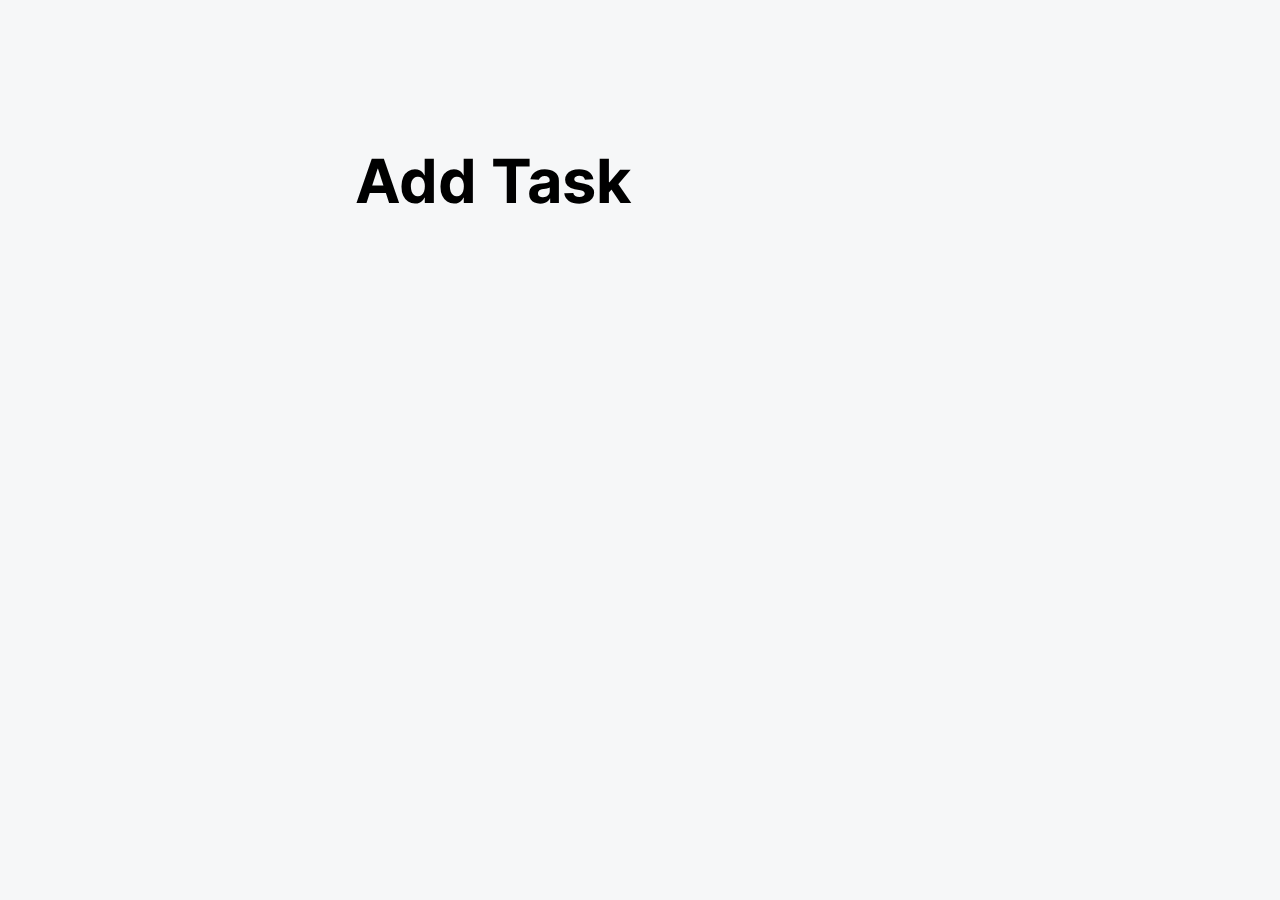
<file: html/add_task.html>
<!DOCTYPE html>
<html lang="en">
<head>
    <meta charset="UTF-8">
    <meta name="viewport" content="width=device-width, initial-scale=1.0">
    <title>Join - Add task</title>
    <link rel="shortcut icon" href="../assets/img/favicon.png" type="image/x-icon">
    <link rel="stylesheet" href="../style/fonts.css">
    <link rel="stylesheet" href="../style/style.css">
    <link rel="stylesheet" href="../style/desktop_template.css">
    <link rel="stylesheet" href="../style/task_form_template.css">
    <link rel="stylesheet" href="../style/desktop-template-responsive.css">
    <link rel="stylesheet" href="../style/task_form_template_responsive.css">
    <script src="../js/script.js"></script>
    <script src="../js/task_form.js"></script>
    <script src="../js/contacts_array_storage.js"></script>
    <script src="../js/contacts.js"></script>
    <script src="../js/task_form_assignedTo.js"></script>
</head>
<body onload="initAddTask()">
    <div w3-include-html="../assets/templates/desktop_template.html"></div>
    <section class="content-margin">
        <h1 class="addTaskHeadline"> Add Task</h1>
        <div w3-include-html="../assets/templates/task_form_template.html">
        </div>
    </section>
</body>
</html>
</file>
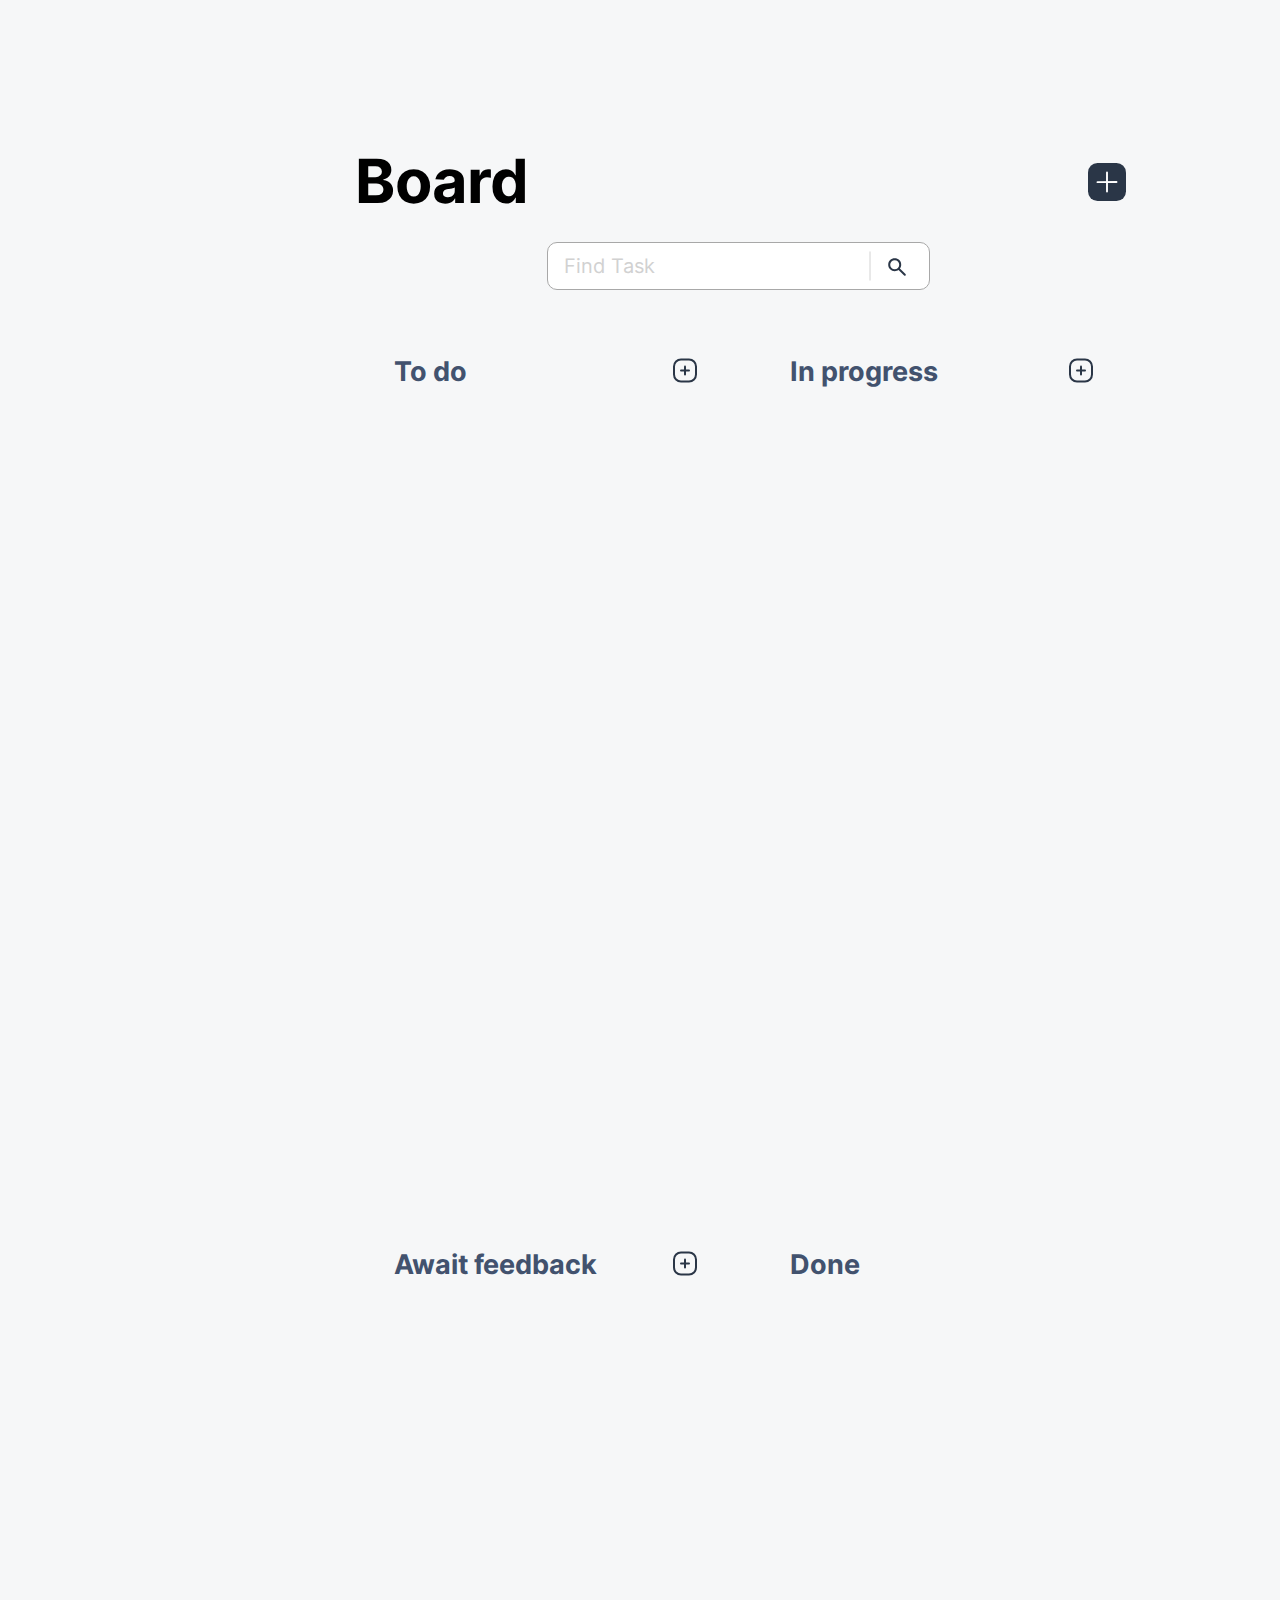
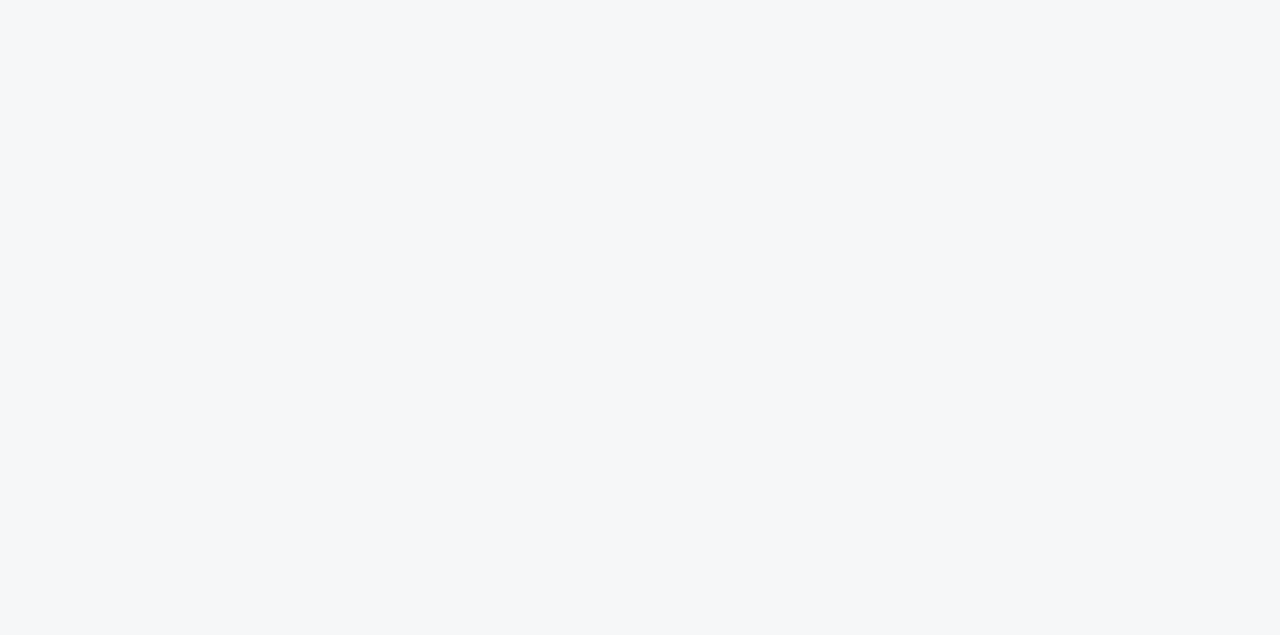
<file: html/board.html>
<!DOCTYPE html>
<html lang="en">

<head>
    <meta charset="UTF-8">
    <meta name="viewport" content="width=device-width, initial-scale=1.0">
    <title>Join - Board</title>
    <link rel="shortcut icon" href="../assets/img/favicon.png" type="image/x-icon">
    <link rel="stylesheet" href="../style/fonts.css">
    <link rel="stylesheet" href="../style/style.css">
    <link rel="stylesheet" href="../style/desktop_template.css">
    <link rel="stylesheet" href="../style/task_form_template.css">
    <link rel="stylesheet" href="../style/task_form_template_responsive.css">
    <link rel="stylesheet" href="../style/board-popup.css">
    <link rel="stylesheet" href="../style/board.css">
    <link rel="stylesheet" href="../style/board-responsive.css">
    <link rel="stylesheet" href="../style/desktop-template-responsive.css">

</head>

<body onload="initBoard()">
    <div w3-include-html="../assets/templates/desktop_template.html"></div>
    <div id="pop-up" onclick="closeTask('pop-up')"></div>
    <div id="pop-up-add-task" onclick="closeTask('pop-up-add-task')">
        <div class="pop-up-add-task-container" onclick="stopPropagation(event)">
            <div class="pop-up-task-header">
                <div class="pop-up-add-task-title">Add Task</div>
                <button class="pop-up-close-button" onclick="closeTask('pop-up-add-task')">
                    <img src="../assets/img/board/close-task.svg" alt="Close">
                </button>
            </div>
            <div w3-include-html="../assets/templates/task_form_template.html"></div>
        </div>
    </div>
    <section class="content-margin">
        <div class="board-header">
            <div class="board-header-container">
                <div class="board-title">
                    <h1>Board</h1>
                    <button onclick="openAddTask('')" class="add-task-rsponsive-btn">
                        <img src="../assets/img/board/plus-add-task-mobile.svg" alt="Plus">
                    </button>
                </div>
                <div class="action-container">
                    <form onsubmit="search(event)">
                        <input id="search-text" type="text" minlength="3" required placeholder="Find Task">
                        <img src="../assets/img/board/vector3.svg" alt="Vector">
                        <button id="search-button" class="search-button-container">
                            <img src="../assets/img/board/search.svg" alt="Search">
                        </button>
                    </form>
                    <button href="../html/add_task.html" class="add-task-button" onclick="openAddTask('')">Add task <img
                            src="../assets/img/board/add.svg" alt=""></button>
                </div>
            </div>
            <div class="board-nav-bar-container">
                <div class="board-nav-item">
                    To do
                    <button onclick="openAddTask('todo')">
                        <img src="../assets/img/board/plus-button.svg" alt="Plus">
                    </button>
                </div>
                <div class="board-nav-item">
                    In progress
                    <button onclick="openAddTask('in-progress')">
                        <img src="../assets/img/board/plus-button.svg" alt="">
                    </button>
                </div>
                <div class="board-nav-item">
                    Await feedback
                    <button onclick="openAddTask('await-feedback')">
                        <img src="../assets/img/board/plus-button.svg" alt="">
                    </button>
                </div>
                <div class="board-nav-item">
                    Done
                </div>
            </div>
        </div>
        <div class="board-distribution-container" id="board-distribution">
            <div class="responsive-board-nav-item-container">
                <div class="responsive-board-nav-item">
                    <span>To do</span>
                    <button onclick="openAddTask('todo')">
                        <img src="../assets/img/board/plus-button.svg" alt="Plus">
                    </button>
                </div>
                <div class="board-distribution-colum" id="todo" onmouseleave="removeHighlight('todo')"
                    ondrop="moveTo('todo')" ondragleave="removeHighlight('todo')"
                    ondragover="allowDrop(event); highlight('todo')"></div>
            </div>
            <div class="responsive-board-nav-item-container">
                <div class="responsive-board-nav-item">
                    <span>In progress</span>
                    <button onclick="openAddTask('in-progress')">
                        <img src="../assets/img/board/plus-button.svg" alt="Plus">
                    </button>
                </div>
                <div class="board-distribution-colum" id="in-progress" onmouseleave="removeHighlight('in-progress')"
                    ondrop="moveTo('in-progress')" ondragleave="removeHighlight('in-progress')"
                    ondragover="allowDrop(event); highlight('in-progress') ">
                </div>
            </div>
            <div class="responsive-board-nav-item-container">
                <div class="responsive-board-nav-item">
                    <span>Await feedback</span>
                    <button onclick="openAddTask('await-feedback')">
                        <img src="../assets/img/board/plus-button.svg" alt="Plus">
                    </button>
                </div>
                <div class="board-distribution-colum" id="await-feedback"
                    onmouseleave="removeHighlight('await-feedback')" ondrop="moveTo('await-feedback');"
                    ondragleave="removeHighlight('await-feedback')"
                    ondragover="allowDrop(event); highlight('await-feedback')"></div>
            </div>
            <div class="responsive-board-nav-item-container">
                <div class="responsive-board-nav-item ">
                    <span>Done</span>
                </div>
                <div class="board-distribution-colum" id="done" onmouseleave="removeHighlight('done')"
                    ondrop="moveTo('done')" ondragleave="removeHighlight('done')"
                    ondragover="allowDrop(event); highlight('done')"></div>
            </div>

        </div>
    </section>
    <script src="../js/script.js"></script>
    <script src="../js/task_form.js"></script>
    <script src="../js/contacts_array_storage.js"></script>
    <script src="../js/contacts.js"></script>
    <script src="../js/task_form_assignedTo.js"></script>
    <script src="../js/board_generate_templates.js"></script>
    <script src="../js/board.js"></script>
</body>

</html>
</file>
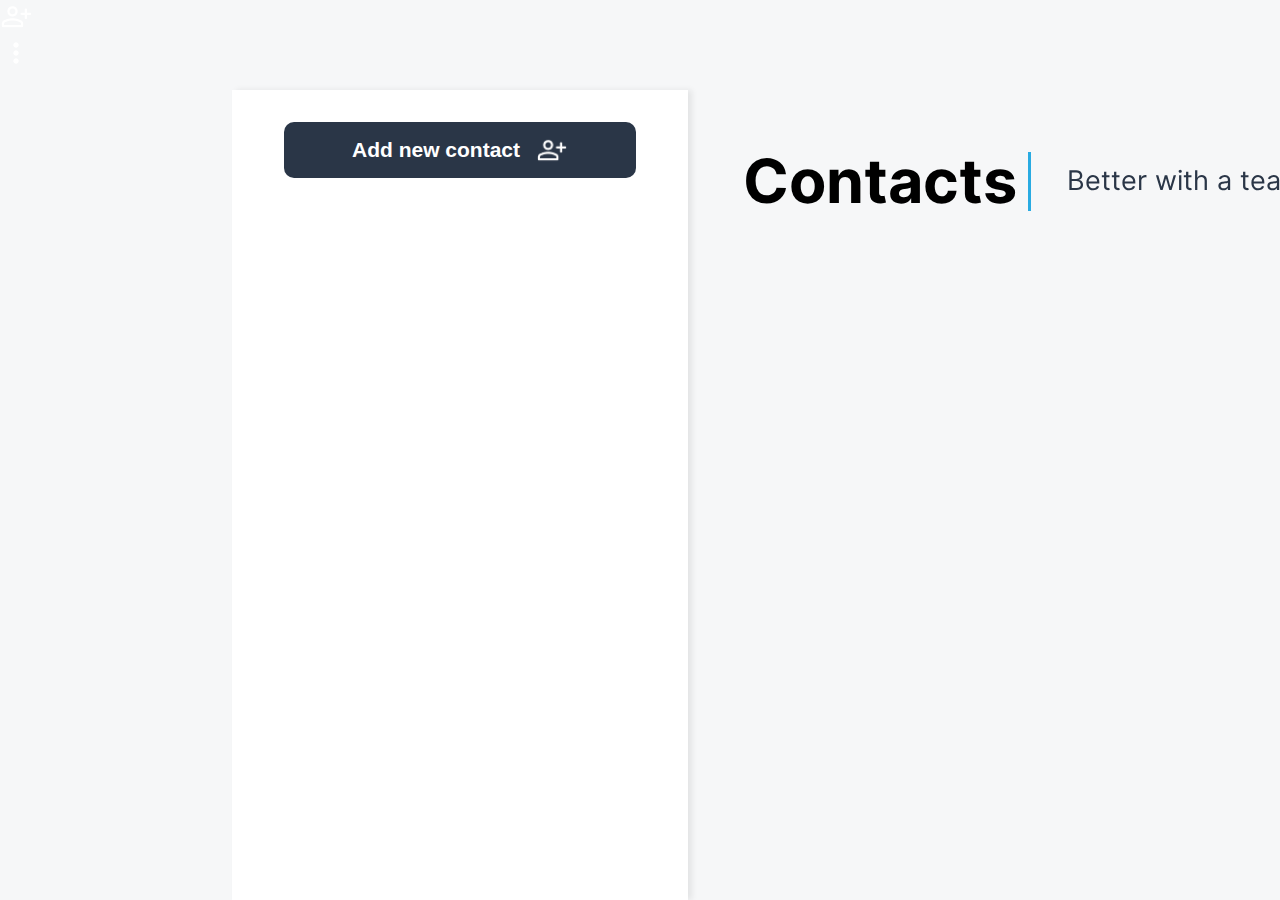
<file: html/contacts.html>
<!DOCTYPE html>
<html lang="en">

<head>
    <meta charset="UTF-8">
    <meta name="viewport" content="width=device-width, initial-scale=1.0">
    <title>Join - Contacts</title>
    <link rel="shortcut icon" href="../assets/img/favicon.png" type="image/x-icon">
    <link rel="stylesheet" href="../style/fonts.css">
    <link rel="stylesheet" href="../style/style.css">
    <link rel="stylesheet" href="../style/desktop_template.css">
    <link rel="stylesheet" href="../style/contacts.css">
    <link rel="stylesheet" href="../style/contacts-responsive.css">
    <link rel="stylesheet" href="../style/desktop-template-responsive.css">
    <script src="../js/script.js"></script>
    <script src="../js/contacts_array_storage.js"></script>
    <script src="../js/contacts_render.js"></script>
    <script src="../js/contacts.js"></script>
</head>

<body onload="initContacts()">
    <div w3-include-html="../assets/templates/desktop_template.html"></div>
    <div class="responsiveContent">
        <div id="contactOverview">
            <div id="contactOverviewContent">
                <button id="addContactButton" onclick="addContact()">Add new contact <img
                        src="../assets/img/add-contact.png" alt="add contact image"></button>
            </div>
        </div>
        <div id="contactPageRightHeader">
            <p id="contactPageHeaderName">Contacts</p>
            <div class="vertical"></div>
            <p id="contactPageHeaderText">Better with a team</p>
        </div>
        <div id="contactPageRightHeaderResponsive">
            <p id="contactPageHeaderNameResponsive">Contacts</p>
            <p id="contactPageHeaderTextResponsive">Better with a team</p>
            <div class="horizontal"></div>
        </div>
        <button onclick="returnToContactBook()" id="responsiveContactDetailBack"><img
                src="../assets/img/arrow-left-line.png" alt="arrow left" class="arrow"></button>
        <div id="contactDetailsView"></div>
    </div>
    <div id="confirmationMessage" class="confirmationMessage">
        Contact successfully created
    </div>
    <div id="addContactOverlay">
        <div id="addContactPopUp">
            <button class="closeContactButton" type="button" onclick="closePopUp()">
                <img src="../assets/img/cancel_dark.png" alt="close icon">
            </button>
            <div class="contactLeft">
                <img class="contactPopUpImage" src="../assets/img/join-logo.png" alt="join logo">
                <div class="contactLeftText">
                    <p class="contactHeadline">Add contact</p>
                    <p id="addContactHeadlineText">Tasks are better with a team!</p>
                    <div class="contactHeaderLine"></div>
                </div>
            </div>
            <img id="addContactEmptyProfile" src="../assets/img/new-contact-icon.png" alt="new contact icon">
            <div class="contactRight">
                <form class="contactForm" onsubmit="createContact(); return false;">
                    <div class="contactFormInput">
                        <div class="contactInputFields">
                            <input type="text" id="name" name="name" pattern="[a-zA-Z ]*" placeholder="Name" required>
                            <img src="../assets/img/person.png" alt="profile icon">
                        </div>
                        <div class="contactInputFields">
                            <input type="email" id="email" name="email" placeholder="Email" required>
                            <img src="../assets/img/mail.png" alt="email icon">
                        </div>
                        <div class="contactInputFields">
                            <input type="tel" id="phone" name="phone" pattern="[0-9+]+" placeholder="Phone" required>
                            <img src="../assets/img/phone-icon.png" alt="phone icon">
                        </div>
                    </div>
                    <div class="contactFormButtons">
                        <button id="cancelButton" type="button" onclick="closePopUp()">Cancel <img
                                src="../assets/img/cancel_dark.png" alt="cancel icon"></button>
                        <button id="saveButton" type="submit">Create Contact <img src="../assets/img/check.png"
                                alt="confirm icon"></button>
                    </div>
                </form>
            </div>
        </div>
    </div>
    <div id="responsiveAddContactButton" onclick="addContact()">
        <img src="../assets/img/add-contact.png" alt="add contact image">
    </div>
    <div id="responsiveEditContactButton" onclick="toggleEditDeleteButtonPopUp()">
        <img src="../assets/img/show-more.png" alt="add contact image">
    </div>
    <div id="editDeleteButtonPopUp" class="editDeleteButtonPopUp">
        <div class="contactEditButton" onclick="editContact()">
            <img class="contactDetailsNameIcons" src="../assets/img/edit-contact.png" alt="edit contact">
            <p>Edit</p>
        </div>
        <div class="contactDeleteButton" onclick="deleteContact()">
            <img class="contactDetailsNameIcons" src="../assets/img/delete-contact.png" alt="delete contact">
            <p>Delete</p>
        </div>
    </div>      
    <div id="editContactOverlay">
        <div id="editContactPopUp">
            <button class="closeContactButton" type="button" onclick="closePopUp()">
                <img src="../assets/img/cancel_dark.png" alt="close icon">
            </button>
            <div class="contactLeft">
                <img class="contactPopUpImage" src="../assets/img/join-logo.png" alt="join logo">
                <p class="contactHeadline">Edit contact</p>
                <div class="contactHeaderLine"></div>
            </div>
            <div id="iconInEditContact"></div>
            <div class="contactRight">
                <form class="contactForm" onsubmit="saveEditedContact(); return false;">
                    <div class="contactFormInput">
                        <div class="contactInputFields">
                            <input type="text" id="editName" name="name" placeholder="Name" required>
                            <img src="../assets/img/person.png" alt="profile icon">
                        </div>
                        <div class="contactInputFields">
                            <input type="email" id="editEmail" name="email" placeholder="Email" required>
                            <img src="../assets/img/mail.png" alt="email icon">
                        </div>
                        <div class="contactInputFields">
                            <input type="tel" id="editPhone" name="phone" placeholder="Phone" required>
                            <img src="../assets/img/phone-icon.png" alt="phone icon">
                        </div>
                    </div>
                    <div class="contactFormButtons">
                        <button id="deleteButtonInForm" type="button" onclick="deleteContact()">Delete</button>
                        <button id="saveEditButton" type="button" onclick="saveEditedContact()">Save <img
                                src="../assets/img/check.png" alt="confirm icon"></button>
                    </div>
                </form>
            </div>
        </div>
    </div>
</body>

</html>
</file>
<file: style/fonts.css>
/* inter-100 - latin */
@font-face {
    font-display: swap; /* Check https://developer.mozilla.org/en-US/docs/Web/CSS/@font-face/font-display for other options. */
    font-family: 'Inter';
    font-style: normal;
    font-weight: 100;
    src: url('../assets/fonts/inter-v13-latin-100.woff2') format('woff2'); /* Chrome 36+, Opera 23+, Firefox 39+, Safari 12+, iOS 10+ */
  }
  /* inter-200 - latin */
  @font-face {
    font-display: swap; /* Check https://developer.mozilla.org/en-US/docs/Web/CSS/@font-face/font-display for other options. */
    font-family: 'Inter';
    font-style: normal;
    font-weight: 200;
    src: url('../assets/fonts/inter-v13-latin-200.woff2') format('woff2'); /* Chrome 36+, Opera 23+, Firefox 39+, Safari 12+, iOS 10+ */
  }
  /* inter-300 - latin */
  @font-face {
    font-display: swap; /* Check https://developer.mozilla.org/en-US/docs/Web/CSS/@font-face/font-display for other options. */
    font-family: 'Inter';
    font-style: normal;
    font-weight: 300;
    src: url('../assets/fonts/inter-v13-latin-300.woff2') format('woff2'); /* Chrome 36+, Opera 23+, Firefox 39+, Safari 12+, iOS 10+ */
  }
  /* inter-regular - latin */
  @font-face {
    font-display: swap; /* Check https://developer.mozilla.org/en-US/docs/Web/CSS/@font-face/font-display for other options. */
    font-family: 'Inter';
    font-style: normal;
    font-weight: 400;
    src: url('../assets/fonts/inter-v13-latin-regular.woff2') format('woff2'); /* Chrome 36+, Opera 23+, Firefox 39+, Safari 12+, iOS 10+ */
  }
  /* inter-500 - latin */
  @font-face {
    font-display: swap; /* Check https://developer.mozilla.org/en-US/docs/Web/CSS/@font-face/font-display for other options. */
    font-family: 'Inter';
    font-style: normal;
    font-weight: 500;
    src: url('../assets/fonts/inter-v13-latin-500.woff2') format('woff2'); /* Chrome 36+, Opera 23+, Firefox 39+, Safari 12+, iOS 10+ */
  }
  /* inter-600 - latin */
  @font-face {
    font-display: swap; /* Check https://developer.mozilla.org/en-US/docs/Web/CSS/@font-face/font-display for other options. */
    font-family: 'Inter';
    font-style: normal;
    font-weight: 600;
    src: url('../assets/fonts/inter-v13-latin-600.woff2') format('woff2'); /* Chrome 36+, Opera 23+, Firefox 39+, Safari 12+, iOS 10+ */
  }
  /* inter-700 - latin */
  @font-face {
    font-display: swap; /* Check https://developer.mozilla.org/en-US/docs/Web/CSS/@font-face/font-display for other options. */
    font-family: 'Inter';
    font-style: normal;
    font-weight: 700;
    src: url('../assets/fonts/inter-v13-latin-700.woff2') format('woff2'); /* Chrome 36+, Opera 23+, Firefox 39+, Safari 12+, iOS 10+ */
  }
  /* inter-800 - latin */
  @font-face {
    font-display: swap; /* Check https://developer.mozilla.org/en-US/docs/Web/CSS/@font-face/font-display for other options. */
    font-family: 'Inter';
    font-style: normal;
    font-weight: 800;
    src: url('../assets/fonts/inter-v13-latin-800.woff2') format('woff2'); /* Chrome 36+, Opera 23+, Firefox 39+, Safari 12+, iOS 10+ */
  }
  /* inter-900 - latin */
  @font-face {
    font-display: swap; /* Check https://developer.mozilla.org/en-US/docs/Web/CSS/@font-face/font-display for other options. */
    font-family: 'Inter';
    font-style: normal;
    font-weight: 900;
    src: url('../assets/fonts/inter-v13-latin-900.woff2') format('woff2'); /* Chrome 36+, Opera 23+, Firefox 39+, Safari 12+, iOS 10+ */
  }

/* poppins-100 - latin */
@font-face {
  font-display: swap; /* Check https://developer.mozilla.org/en-US/docs/Web/CSS/@font-face/font-display for other options. */
  font-family: 'Poppins';
  font-style: normal;
  font-weight: 100;
  src: url('../assets/fonts/poppins-v20-latin-100.woff2') format('woff2'); /* Chrome 36+, Opera 23+, Firefox 39+, Safari 12+, iOS 10+ */
}
/* poppins-100italic - latin */
@font-face {
  font-display: swap; /* Check https://developer.mozilla.org/en-US/docs/Web/CSS/@font-face/font-display for other options. */
  font-family: 'Poppins';
  font-style: italic;
  font-weight: 100;
  src: url('../assets/fonts/poppins-v20-latin-100italic.woff2') format('woff2'); /* Chrome 36+, Opera 23+, Firefox 39+, Safari 12+, iOS 10+ */
}
/* poppins-200 - latin */
@font-face {
  font-display: swap; /* Check https://developer.mozilla.org/en-US/docs/Web/CSS/@font-face/font-display for other options. */
  font-family: 'Poppins';
  font-style: normal;
  font-weight: 200;
  src: url('../assets/fonts/poppins-v20-latin-200.woff2') format('woff2'); /* Chrome 36+, Opera 23+, Firefox 39+, Safari 12+, iOS 10+ */
}
/* poppins-200italic - latin */
@font-face {
  font-display: swap; /* Check https://developer.mozilla.org/en-US/docs/Web/CSS/@font-face/font-display for other options. */
  font-family: 'Poppins';
  font-style: italic;
  font-weight: 200;
  src: url('../assets/fonts/poppins-v20-latin-200italic.woff2') format('woff2'); /* Chrome 36+, Opera 23+, Firefox 39+, Safari 12+, iOS 10+ */
}
/* poppins-300 - latin */
@font-face {
  font-display: swap; /* Check https://developer.mozilla.org/en-US/docs/Web/CSS/@font-face/font-display for other options. */
  font-family: 'Poppins';
  font-style: normal;
  font-weight: 300;
  src: url('../assets/fonts/poppins-v20-latin-300.woff2') format('woff2'); /* Chrome 36+, Opera 23+, Firefox 39+, Safari 12+, iOS 10+ */
}
/* poppins-300italic - latin */
@font-face {
  font-display: swap; /* Check https://developer.mozilla.org/en-US/docs/Web/CSS/@font-face/font-display for other options. */
  font-family: 'Poppins';
  font-style: italic;
  font-weight: 300;
  src: url('../assets/fonts/poppins-v20-latin-300italic.woff2') format('woff2'); /* Chrome 36+, Opera 23+, Firefox 39+, Safari 12+, iOS 10+ */
}
/* poppins-regular - latin */
@font-face {
  font-display: swap; /* Check https://developer.mozilla.org/en-US/docs/Web/CSS/@font-face/font-display for other options. */
  font-family: 'Poppins';
  font-style: normal;
  font-weight: 400;
  src: url('../assets/fonts/poppins-v20-latin-regular.woff2') format('woff2'); /* Chrome 36+, Opera 23+, Firefox 39+, Safari 12+, iOS 10+ */
}
/* poppins-italic - latin */
@font-face {
  font-display: swap; /* Check https://developer.mozilla.org/en-US/docs/Web/CSS/@font-face/font-display for other options. */
  font-family: 'Poppins';
  font-style: italic;
  font-weight: 400;
  src: url('../assets/fonts/poppins-v20-latin-italic.woff2') format('woff2'); /* Chrome 36+, Opera 23+, Firefox 39+, Safari 12+, iOS 10+ */
}
/* poppins-500 - latin */
@font-face {
  font-display: swap; /* Check https://developer.mozilla.org/en-US/docs/Web/CSS/@font-face/font-display for other options. */
  font-family: 'Poppins';
  font-style: normal;
  font-weight: 500;
  src: url('../assets/fonts/poppins-v20-latin-500.woff2') format('woff2'); /* Chrome 36+, Opera 23+, Firefox 39+, Safari 12+, iOS 10+ */
}
/* poppins-500italic - latin */
@font-face {
  font-display: swap; /* Check https://developer.mozilla.org/en-US/docs/Web/CSS/@font-face/font-display for other options. */
  font-family: 'Poppins';
  font-style: italic;
  font-weight: 500;
  src: url('../assets/fonts/poppins-v20-latin-500italic.woff2') format('woff2'); /* Chrome 36+, Opera 23+, Firefox 39+, Safari 12+, iOS 10+ */
}
/* poppins-600 - latin */
@font-face {
  font-display: swap; /* Check https://developer.mozilla.org/en-US/docs/Web/CSS/@font-face/font-display for other options. */
  font-family: 'Poppins';
  font-style: normal;
  font-weight: 600;
  src: url('../assets/fonts/poppins-v20-latin-600.woff2') format('woff2'); /* Chrome 36+, Opera 23+, Firefox 39+, Safari 12+, iOS 10+ */
}
/* poppins-600italic - latin */
@font-face {
  font-display: swap; /* Check https://developer.mozilla.org/en-US/docs/Web/CSS/@font-face/font-display for other options. */
  font-family: 'Poppins';
  font-style: italic;
  font-weight: 600;
  src: url('../assets/fonts/poppins-v20-latin-600italic.woff2') format('woff2'); /* Chrome 36+, Opera 23+, Firefox 39+, Safari 12+, iOS 10+ */
}
/* poppins-700 - latin */
@font-face {
  font-display: swap; /* Check https://developer.mozilla.org/en-US/docs/Web/CSS/@font-face/font-display for other options. */
  font-family: 'Poppins';
  font-style: normal;
  font-weight: 700;
  src: url('../assets/fonts/poppins-v20-latin-700.woff2') format('woff2'); /* Chrome 36+, Opera 23+, Firefox 39+, Safari 12+, iOS 10+ */
}
/* poppins-700italic - latin */
@font-face {
  font-display: swap; /* Check https://developer.mozilla.org/en-US/docs/Web/CSS/@font-face/font-display for other options. */
  font-family: 'Poppins';
  font-style: italic;
  font-weight: 700;
  src: url('../assets/fonts/poppins-v20-latin-700italic.woff2') format('woff2'); /* Chrome 36+, Opera 23+, Firefox 39+, Safari 12+, iOS 10+ */
}
/* poppins-800 - latin */
@font-face {
  font-display: swap; /* Check https://developer.mozilla.org/en-US/docs/Web/CSS/@font-face/font-display for other options. */
  font-family: 'Poppins';
  font-style: normal;
  font-weight: 800;
  src: url('../assets/fonts/poppins-v20-latin-800.woff2') format('woff2'); /* Chrome 36+, Opera 23+, Firefox 39+, Safari 12+, iOS 10+ */
}
/* poppins-800italic - latin */
@font-face {
  font-display: swap; /* Check https://developer.mozilla.org/en-US/docs/Web/CSS/@font-face/font-display for other options. */
  font-family: 'Poppins';
  font-style: italic;
  font-weight: 800;
  src: url('../assets/fonts/poppins-v20-latin-800italic.woff2') format('woff2'); /* Chrome 36+, Opera 23+, Firefox 39+, Safari 12+, iOS 10+ */
}
/* poppins-900 - latin */
@font-face {
  font-display: swap; /* Check https://developer.mozilla.org/en-US/docs/Web/CSS/@font-face/font-display for other options. */
  font-family: 'Poppins';
  font-style: normal;
  font-weight: 900;
  src: url('../assets/fonts/poppins-v20-latin-900.woff2') format('woff2'); /* Chrome 36+, Opera 23+, Firefox 39+, Safari 12+, iOS 10+ */
}
/* poppins-900italic - latin */
@font-face {
  font-display: swap; /* Check https://developer.mozilla.org/en-US/docs/Web/CSS/@font-face/font-display for other options. */
  font-family: 'Poppins';
  font-style: italic;
  font-weight: 900;
  src: url('../assets/fonts/poppins-v20-latin-900italic.woff2') format('woff2'); /* Chrome 36+, Opera 23+, Firefox 39+, Safari 12+, iOS 10+ */
}
</file>
<file: style/style.css>
*{
    box-sizing: border-box;
}

body {
    margin: 0;
    height: 100vh;
    font-family: 'Inter', sans-serif;
    background-color: #F6F7F8;
}

.hide {
    display: none !important;
}

.content-margin {
    margin-left: 355px;
    margin-top: 145px;
    margin-right: 125px;
}

.scale-on-hover {
    transition: transform 100ms ease-in-out;
}

.scale-on-hover:hover {
    transform: scale(1.1);
}

.fly-in {
    animation: fly-in 300ms ease-in-out;
    animation-fill-mode: forwards;
}

.disabled-button {
    opacity: 0.8;
    pointer-events: none;
}

@keyframes fly-in {
    0% {bottom: -13%}
    100% {bottom: 47%}
}

@keyframes background-fade-out {
    0% {
        opacity: 1;
    }

    100% {
        opacity: 0;
    }
}
</file>
<file: style/desktop_template.css>
body {
    font-family: inter, sans-serif;
}

.header {
    display: flex;
    flex-direction: row;
    justify-content: space-between;
    align-items: center;
    position: fixed;
    width: 100%;
    height: 89px;
    left: 0px;
    top: 0px;
    background: #FFFFFF;
    box-shadow: 0px 4px 4px rgba(0, 0, 0, 0.1);
    z-index: 1;
}

#responsiveJoinLogoDark{
    display: none;
    height: 39.05px;
    width: 32px;
    margin-left: 32px;
}

.title {
    font-size: 21px;
    margin-left: 348px;
}

.header-icons {
    display: flex;
    flex-direction: row;
    align-items: center;
    gap: 26px;
    margin-right: 36px;
}

.header-icons img {
    cursor: pointer;
}

.side-bar {
    display: flex;
    flex-direction: column;
    align-items: center;
    gap: 103px;
    position: fixed;
    width: 232px;
    height: 100vh;
    left: 0px;
    top: 0px;
    background: #2A3647;
    box-shadow: 0px 0px 4px rgba(0, 0, 0, 0.1);
    z-index: 999;
}

.join-logo {
    margin: 66px 66px 0px 66px;
}

nav {
    display: flex;
    flex-direction: column;
    justify-content: space-between;
    height: 65%;
}

.nav {
    display: flex;
    flex-direction: column;
    align-items: flex-start;
    gap: 15px;
}

.nav-item {
    display: flex;
    align-items: center;
    justify-content: flex-start;
    color: #CDCDCD;
    padding: 8px 57px;
    gap: 20px;
    width: 232px;
    height: 54px;
    text-decoration: none;
}

.nav-item:hover {
    background-color: #2A3D59;
    color: white !important;
    border-radius: 16px;
}

.bottom-nav-item {
    display: flex;
    align-items: center;
    justify-content: center;
    gap: 20px;
    padding-top: 16px;
    padding-bottom: 16px;
    width: 231px;
    color: #CDCDCD;
    cursor: pointer;
    text-decoration: none;
}

.bottom-nav-item:hover {
    color: #29ABE2 !important;
}

.active {
    background-color: #091931;
    color: white !important;
    pointer-events: none;
}

.profile-nav {
    position: absolute;
    right: 36px;
    top: 89px;
    padding: 10px;
    background-color: #2A3647;
    box-shadow: 0px 0px 4px rgba(0, 0, 0, 0.1);
    border-radius: 20px 0px 20px 20px;
    cursor: pointer;
    display: flex;
    flex-direction: column;
}

.profile-nav a {
    padding: 8px 16px;
    border-radius: 8px;
    text-decoration: none;
    color: #CDCDCD;
    transition: all 100ms ease-in-out;
}

.profile-nav a:hover {
    background-color: #2A3D59;
}

#profile-nav-wrapper {
    height: 100vh;
    width: 100%;
    z-index: 1;
    position: fixed;
    top: 0;
    left: 0;
}
</file>
<file: style/task_form_template.css>
html{
    padding-right: calc(17px - (100vw - 100%));
}

.addTaskHeadline {
    color: #000;
    font-family: 'Inter', sans-serif;
    font-size: 61px;
    font-style: normal;
    font-weight: 700;
    line-height: 120%;
}

.CompleteContent {
    display: flex;
    justify-content: space-around;
    width: 100%;
}

.Content {
    display: flex;
    flex-direction: column;
    gap: 16px;
    width: 442px;
}

.TitleContent {
    display: flex;
    width: 440px;
    flex-direction: column;
    align-items: flex-start;
    gap: 8px;
}

.Subheadline {
    align-self: stretch;
    font-family: 'Inter', sans-serif;
    font-size: 20px;
    display: flex;
}

.star {
    color: #FF8190;
    font-family: 'Inter', sans-serif;
    font-size: 20px;
    font-style: normal;
    font-weight: 400;
    line-height: 120%;
}

.Subcontent {
    display: flex;
    flex-direction: column;
    align-self: stretch;
    margin: 8px 0px 16px 0px;
}

.DateContainer {
    display: flex;
    justify-content: space-between;
    align-items: center;
    border: 1px solid rgb(209, 209, 209);
    border-radius: 10px;
    padding: 12px;
    font-family: 'Inter', sans-serif;
    font-size: 20px;
    font-style: normal;
    color: rgb(209, 209, 209);
    height: 56px;
    max-width: 442px;
    background-color: white;
}

.DateContainer:hover {
    cursor: pointer;
}

.Inputfield {
    max-width: 442px;
    padding: 12px 21px;
    align-items: center;
    font-family: 'Inter', sans-serif;
    font-size: 20px;
    background-color: white;
    width: 100%;
    outline: none;
    border: 1px solid var(--Style, #D1D1D1);
    border-radius: 10px;
}

.textarea {
    max-width: 442px;
    max-height: 107px;
    min-width: 442px;
    min-height: 107px;
}

.simulateSelectElement {
    color: black;
}

::placeholder {
    color: black;
    /* D1D1D1 */
    font-family: 'Inter', sans-serif;
    font-size: 20px;
    font-style: normal;
    font-weight: 400;
    line-height: 120%;
    flex: 1 0 0;
}

.selection{
    font-size:20px;
    border-radius: 10px;
    border:none;
    background-color: white;
    width: 100%;
    outline: none;
}

.selectionOption {
    font-family: 'Inter', sans-serif;
    font-size: 20px;
}

.SubcontentPrio {
    display: flex;
    width: 440px;
    justify-content: center;
    align-items: center;
    gap: 16px;
    margin: 8px 0px 16px 0px;
}

.prioclass {
    display: flex;
    padding: 16px 10px;
    justify-content: center;
    align-items: center;
    font-size: 20px;
    gap: 8px;
    flex: 1 0 0;
    border-radius: 10px;
    box-shadow: 0px 0px 4px 0px rgba(0, 0, 0, 0.10);
    background-color: white;
}

.Highchosen {
    padding: 15.5px 10px !important;
    background-color: orangered !important;
    font-size: 21px;
    font-weight: 700;
    color: white;
}

.Mediumchosen {
    padding: 15.5px 10px !important;
    background-color: rgb(255, 168, 0) !important;
    font-size: 21px;
    font-weight: 700;
    color: white;
}

.Lowchosen {
    padding: 15.5px 10px !important;
    background-color: rgb(122, 226, 41) !important;
    font-size: 21px;
    font-weight: 700;
    color: white;
}

.requiredText{
    display:flex;
    color: #000;
    font-family: 'Inter', sans-serif;
    font-size: 16px;
    font-style: normal;
    font-weight: 400;
    line-height: 120%;
}

.buttons {
    display: flex;
    justify-content: flex-end;
    gap:16px;
}

.cancelButton {
    display: flex;
    padding: 16px;
    justify-content: center;
    align-items: center;
    gap: 4px;
    border-radius: 10px;
    border: 1px solid var(--Version-2-main-color, #2A3647);
    background: #F6F7F8;
    color: var(--Version-2-main-color, #2A3647);
    font-family: 'Inter', sans-serif;
    font-size: 20px;
    font-style: normal;
    font-weight: 400;
    line-height: 120%;
}

.createTaskButton {
    display: flex;
    padding: 16px;
    justify-content: center;
    align-items: center;
    gap: 4px;
    border-radius: 10px;
    background: #2A3647;
    color: #FFF;
    font-family: 'Inter', sans-serif;
    font-size: 21px;
    font-style: normal;
    font-weight: 700;
    line-height: 120%;
}

.hover:hover {
    cursor: pointer;
}

.subtaskInput {
    border: 1px solid rgb(209, 209, 209);
    border-radius: 10px;
    display: flex;
    justify-content: space-between;
    align-items: center;
    max-width: 442px;
    background-color: white;
}

.subtaskImg {
    width: 20px;
    height: 20px;
    margin-right: 2px;
    z-index: 901;
}

.subtaskImg:hover {
    cursor: pointer;
}

.subtasksImgagesContainer {
    display: flex;
    margin-right: 8px;
}

.verticalLine {
    width: 2px;
    height: 20px;
    background-color: rgb(209, 209, 209);
    margin: 0 4px 0 0;
}

.subTaskList li {
    display: flex;
    justify-content: space-between;
}

.subtaskContainerEdit {
    display: flex;
    gap: 10px;
}

.subtasks {
    border-radius: 10px;
    border: none !important;
    padding: 12px 21px;
    align-items: center;
    gap: 10px;
    font-family: 'Inter', sans-serif;
    font-size: 20px;
    outline: unset;
    background-color: white;
}

.overlay {
    position: fixed;
    top: 0;
    bottom: 0;
    left: 0;
    right: 0;
    z-index: 900;
    height: 100vh;
    width: 100vw;
}

.arrow{
    width:25px;
}

.assignedToContainerInput {
    display: flex;
    width: 100%;
    padding: 12px 16px;
    justify-content: space-between;
    align-items: center;
    font-size: 20px;
    border-radius: 10px;
    border: 1px solid var(--Style, #D1D1D1);
    background: var(--white, #FFF);
    background-color: white;
}

.assignedToContainerInput:hover {
    cursor: pointer;
}

input::-webkit-calendar-picker-indicator {
    cursor: pointer;
}

.dateImg {
    width: 25px;
}

.date {
    color: black;
}

#date {
    border: none;
}

.confirmationContent {
    font-family: 'Inter', sans-serif;
    position: absolute;
    top: 89px;
    bottom: 0px;
    right: 0px;
    left: 232px;
    display: flex;
    flex-direction: column;
    align-items: center;
    justify-content: center;
    background-color: rgba(255, 255, 255, 0.9);
    z-index: 901;
}

.ContainerForAllChosenContacts {
    height: 150px;
    display: flex;
    margin-top: 4px;
    margin-left: 4px;
    flex-wrap: wrap;
    z-index:990;
}

  .ContainerForAllPossibleContacts{
    position:absolute;
    top:637px;
    width:440px;
    height:200px;
    overflow-y: scroll;
    background-color: white;
}

.d-none {
    display: none;
}

.contact {
    padding: 4px;
    display: flex;
    align-items: center;
}

.contact:hover {
    background-color: rgba(240, 240, 240, 1)
}

.circle {
    border-radius: 180px;
    height: 40px;
    width: 40px;
    margin-right: 5px;
    text-align: center;
    display: flex;
    justify-content: center;
    align-items: center;
}

.contactbox {
    display: flex;
    justify-content: space-between;
    align-items: center;
}

.contactName {
    margin-left: -130px;
}

.checkboxes {
    margin-right: 50px;
    height: 20px;
    width: 20px;
}

.deletebutton {
    border-radius: 10px;
    padding: 2px;
    border: 2px solid rgb(209, 209, 209);
    color: white;
    font-weight: bold;
    background-color: rgb(42, 54, 71);
}

.categories {
    position: absolute;
    top: 607px;
    width: 440px;
    z-index: 901;
    background-color: rgb(255, 255, 255);
    margin-top: -10px;
}

.category {
    font-family: 'Inter', sans-serif;
    font-size: 20px;
    font-style: normal;
    height:56px;
    max-width:442px;
    background-color:white;
    display: flex;
    align-items: center;
    color: black;
    z-index:901;
}

.subTaskList{
    height:100px;
    overflow-y:scroll;
}

.subTaskList li{
    margin-top:16px;
    margin-bottom:16px;
}

body{
    height:auto !important;
}

.category:hover {
    background-color: rgb(240, 240, 240);
}

.CategoryInputContainer {
    display: flex;
    justify-content: space-between;
    align-items: center;
    border: 1px solid rgb(209, 209, 209);
    border-radius: 10px;
    padding: 12px;
    font-family: 'Inter', sans-serif;
    font-size: 20px;
    font-style: normal;
    color: rgb(209, 209, 209);
    height: 56px;
    max-width: 442px;
    background-color: white;
}

.subTaskList {
    height: 100px;
    overflow-y: scroll;
}

.subTaskList li {
    margin-top: 16px;
    margin-bottom: 16px;
}

body {
    height: auto !important;
}

.buttonsAndInfotext {
    margin: 0 auto;
    width: 90%;
    display: flex;
    justify-content: space-between;
    align-items: center;
    transition: margin 200ms ease-in-out;
}
</file>
<file: style/desktop-template-responsive.css>
@media (max-width: 1200px) {
    .side-bar {
        height: 80px;
        width: 100%;
        bottom: 0;
        top: auto;
        justify-content: center;
        flex-direction: unset;
    }

    .content-margin {
        margin-top: 85px;
    }

    #joinLogoSideBar {
        display: none;
    }

    nav{
        justify-content: center;
    }

    .nav {
        flex-direction: unset;
        justify-content: space-evenly;
        align-items: center;
        height: 76px;
        width: 800px;
    }

    .nav a {
        flex-direction: column;
        padding: 0;
    }

    .nav a img {
        width: 22px;
        height: 22px;
    }

    .legalAndPrivacyNotes {
        display: none;
    }

    .nav-item {
        width: 80px;
        height: 76px;
        gap: 10px;
        justify-content: center;
    }

    .active {
        width: 80px;
        padding: 8px;
        border-radius: 16px;
        height: 76px;
    }

    .header{
        height: 80px;
    }

    #responsiveJoinLogoDark{
        display: flex;
    }

    .title{
        display: none;
    }

    #help{
        display: none;
    }

    .profile-nav {
        top: 70px;
        right: 10px;
    }
}

@media (max-width: 700px){
    .nav{
        width: 600px;
    }
}

@media (max-width: 570px){
    .nav{
        width: 100%;
        justify-content: center;
    }
}

@media (max-width: 500px) {
    .content-margin {
        margin-top: 100px;
    }
}

@media (max-width: 390px){
    .nav{
        gap: 2px;
        font-size: 14px;
    }
}
</file>
<file: style/task_form_template_responsive.css>
@media(max-width:1400px) {
    .CompleteContent svg {
        display: none;
    }

    .categories {
        top: 338px;
    }

    .CompleteContent {
        flex-direction: column;
        align-items: center;
    }

    .cancelButton {
        display: none;
    }

    .buttonsAndInfotext {
        justify-content: center;
        gap: 100px;
        margin-bottom: 70px;
    }

    .CategoryInputContainer{
        transition: margin-bottom 0.3s ease; 
    }

    .buttonsAndInfotext{
        margin-top:20px;    
    }


    .ContainerForAllPossibleContacts {
        position:relative;
        top:0 !important;
    }

    #AssignedToContent{
        position:absolute;
        top:550px;
        width:440px;
    }

    .Content2{
        position:relative;
        top:140px; 
        transition: margin 200ms ease-in-out; 
    }
}

@media(max-width:1200px) {
    .content-margin {
        margin-left: 0;
        margin-right: 0;
    }

    .buttonsAndInfotext {
        margin-bottom: 150px;
    }

    .ContainerForAllPossibleContacts{
        top:577px;
    }

    #AssignedToContent{
        top:500px;
    }
}

@media(max-width:500px) {
    .CompleteContent {
        width: 100%;
    }

    #TitleContent,
    #DescriptionContent,
    #AssignedToContent,
    .selection,
    #DueDateContent,
    #SubtasksContent,
    .subtaskInput,
    .SubcontentPrio,
    #categories {
        width: 300px;
    }

    #subtask {
        width: 250px;
    }

    .SubcontentPrio {
        gap: 4px;
    }

    .prioclass {
        gap: 2px;
        padding: 16px 5px;
    }

    .textarea {
        min-width: 300px;
        max-width: 300px;
    }

    .Content {
        width: 300px;
    }

    .createTaskButton {
        font-size: 16px;
        padding: 8px;
    }

    .categories{
        top:338px;
    }

    .ContainerForAllPossibleContacts{
        top:592px;
        width:300px;
    }

    .ContainerForAllPossibleContacts {
        top: 590px;
        width: 300px;
    }

    .contactName {
        margin-left: 0;
    }
}

@media(max-width:410px) {
    .createTaskButton {
        width: 150px;
        font-size: 14px;
    }
}
</file>
<file: style/board-popup.css>
/* POPUP */

#pop-up {
    display: none;
    position: fixed;
    top: 0;
    left: 0;
    width: 100%;
    height: 100%;
    background: rgba(0, 0, 0, 0.4);
    justify-content: center;
    align-items: center;
    z-index: 999;
}

.pop-up-task-container,
.pop-up-delete-task-container {
    display: flex;
    flex-direction: column;
    justify-content: space-between;
    gap: 12px;
    width: 525px;
    padding: 25px 20px;
    border: none;
    border-radius: 30px;
    background-color: #FFFFFF;
}

.pop-up-delete-task-container {
    width: auto;
}

.delete-question {
    font-size: 30px;
    font-weight: 400;
    line-height: 24px;
}

.popup-delete-task-buttons {
    display: flex;
    flex-direction: row-reverse;
    gap: 20px;
}

.popup-delete-task-buttons button {
    font-size: 20px;
    line-height: 25.2px;
    font-weight: 400;
    border: 1px solid white;
    border-radius: 10px;
    padding: 10px 18px;
    cursor: pointer;
}

.yes-btn {
    color: white;
    background-color: red;
}

.no-btn:hover {
    background-color: white;
    border: 1px solid #949495;
}

.yes-btn:hover {
    color: red;
    background-color: white;
    border: 1px solid red;
    outline: none;
}



#pop-up-add-task {
    display: none;
    position: fixed;
    top: 0;
    left: 0;
    width: 100%;
    height: 100%;
    background: rgba(0, 0, 0, 0.4);
    justify-content: center;
    align-items: center;
    z-index: 999;
}

.pop-up-add-task-container {
    display: flex;
    flex-direction: column;
    gap: 12px;
    width: auto;
    padding: 35px 30px;
    border: none;
    border-radius: 30px;
    background-color: #FFFFFF;
}

.pop-up-add-task-title {
    font-size: 47px;
    font-weight: 700;
    line-height: 56.4px;
    margin-bottom: 15px;
}

.pop-up-task-header {
    display: flex;
    justify-content: space-between;
}

.pop-up-label {
    font-family: 'Open Sans', sans-serif;
    font-size: 23px;
    font-weight: 400;
    line-height: 27.6px;
    color: #FFFFFF;
    background-color: #0038FF;
    padding: 4px 24px;
    border: none;
    border-radius: 8px;
    cursor: pointer;
}

.pop-up-close-button {
    width: 32px;
    height: 32px;
    border: none;
    background-color: inherit;
    cursor: pointer;

    :hover {
        background-color: #D9D9D9;
        border: none;
        border-radius: 50px;
    }
}

.pop-up-task-title h2 {
    margin: 0px;
    color: #000000;
    font-family: 'Inter', sans-serif;
    font-size: 40px;
    font-weight: 700;
    line-height: 73.2px;
}

.pop-up-task-subtitle {
    color: #000000;
    font-family: 'Inter', sans-serif;
    font-size: 20px;
    font-weight: 400;
    line-height: 24px;
}

.pop-up-task-date {
    color: #000000;
    display: flex;
    font-size: 20px;
    font-weight: 400;
    line-height: 24px;
    gap: 25px;
}

.pop-up-task-priority {
    display: flex;
    gap: 23px;
}

.pop-up-task-priority span {
    color: #000000;
    font-size: 20px;
    font-weight: 400;
    line-height: 24px;
}

.pop-up-task-priority-button {
    display: flex;
    align-items: center;
    gap: 10px;
    color: #000000;
    background-color: inherit;
    border: none;
    font-size: 20px;
    font-weight: 400;
    line-height: 24px;
}

.pop-up-task-contacts-container,
.pop-up-task-subtasks-container {
    display: flex;
    flex-direction: column;
    gap: 8px;
}

.pop-up-task-contacts-container p {
    margin: 0;
    color: #2A3647;
    font-size: 20px;
    font-weight: 400;
    line-height: 24px;
}

.pop-up-task-contacts,
.pop-up-task-subtasks {
    display: flex;
    flex-direction: column;
    gap: 4px;
}

.pop-up-task-contact {
    display: flex;
    align-items: center;
    gap: 10px;
    font-family: 'Open Sans', sans-serif;
    font-size: 19px;
    font-weight: 400;
    line-height: 22.8px;
    padding: 7px 16px;
    margin-left: 10px;
}

.contact-label {
    display: inline-block;
    text-align: center;
    color: #FFFFFF;
    background-color: #6e52FF;
    width: 42px;
    height: 42px;
    font-size: 12px;
    font-weight: 400;
    line-height: 42px;
    border-radius: 50%;
}

.pop-up-task-subtasks-container p {
    margin: 0px;
    color: #2A3647;
    font-size: 20px;
    font-weight: 400;
    line-height: 24px;
}

.pop-up-task-subtask {
    display: flex;
    gap: 16px;
    padding: 6px 16px;
}

.pop-up-task-subtask input {
    width: 16px;
    height: 16px;
}

.pop-up-task-subtask span {
    color: #000000;
    font-size: 16px;
    font-weight: 400;
    line-height: 19.2px;
}

.pop-up-task-footer {
    display: flex;
    justify-content: end;
    gap: 8px;
}

.pop-up-task-footer button {
    display: flex;
    gap: 8px;
    align-items: center;
    border: none;
    background-color: inherit;
    cursor: pointer;
}

.pop-up-task-footer button span {
    font-size: 16px;
    font-weight: 400;
    line-height: 19.2px;
}

/* POPUP EDIT */


.edit-close-button-container,
.delete-close-button-container,
.edit-button-container {
    display: flex;
    justify-content: end;
}

.edit-title-container,
.edit-description-container,
.edit-date-container,
.edit-priority-container,
.edit-assign-container,
.edit-subtasks-container {
    display: flex;
    flex-direction: column;
    gap: 4px;
    font-size: 20px;
    font-weight: 400;
    line-height: 24px;
}

#edit-title,
#edit-description,
#edit-date,
#edit-contacts {
    font-family: 'Inter', sans-serif;
    font-size: 16px;
    font-weight: 400;
    line-height: 19.2px;
    padding: 10px 21px;
    border: 1px solid #D1D1D1;
    border-radius: 10px;
}

.edit-priority-container {
    display: flex;
    flex-direction: column;
    gap: 8px;
}

.edit-priority-buttons {
    width: 100%;
    display: flex;
    justify-content: space-between;
}

.edit-priority-buttons button {
    width: 136px;
    font-size: 20px;
    line-height: 24px;
    font-weight: 400;
    padding: 16px 10px;
    background-color: #FFFFFF;
    box-shadow: 0px 0px 4px 0px rgba(0, 0, 0, 0.10);
    border: none;
    border-radius: 10px;
    cursor: pointer;
}

.edit-priority-buttons button:hover {
    box-shadow: 0px 0px 15px 0px rgba(0, 0, 0, 0.20);
}

.selection {
    width: 100%;
}

.ContainerForAllChosenContacts {
    height: auto;
}

.edit-contacts-container {
    display: flex;
    gap: 8px;
}

.edit-contact {
    display: inline-block;
    text-align: center;
    color: #FFFFFF;
    background-color: #6e52FF;
    width: 32px;
    height: 32px;
    font-size: 12px;
    font-weight: 400;
    line-height: 32px;
    border-radius: 50%;
}

.add-subtask-btn {
    margin: 0;
    padding: 0;
    border: none;
    background-color: inherit;
}

.edit-subtasks-container form {
    width: 100%;
    padding: 8px 16px;
    background-color: #ffff;
    display: flex;
    justify-content: space-evenly;
    gap: 10px;
    border: 1px solid #A8A8A8;
    border-radius: 10px;
}

.edit-subtasks-container form input {
    font-size: 16px;
    font-weight: 400;
    line-height: 19.2px;
    background-color: #ffff;
    border: none;
    outline: none;
    padding: 0px;
    flex-grow: 1;
    cursor: pointer;
}

.edit-subtasks-container form img:hover {
    border: none;
    border-radius: 50px;
    background-color: #D9D9D9;
    cursor: pointer;
}

.edit-subtask-list {
    margin: 5px 0px;
    padding: 0;
    outline: none;

}

.edit-subtask-item,
.edit-subtask-item-text {
    display: flex;
    align-items: center;
    justify-content: space-between;
    padding: 4px 16px;
    outline: none;

}


.edit-subtask-item:hover {
    background-color: #f3f1f1;
    border-radius: 10px;
    outline: none;

}

.edit-subtask-icons button,
.edit-subtask-text-icons button {
    border: none;
    background-color: inherit;
    cursor: pointer;
    padding: 2px;
}

.edit-subtask-icons button:hover,
.edit-subtask-text-icons button:hover {
    background-color: #D9D9D9;
    border-radius: 50%;
}

.edit-button-container button {
    display: flex;
    align-items: center;
    font-size: 21px;
    line-height: 25.2px;
    font-weight: 700;
    border: none;
    border-radius: 10px;
    padding: 10px 18px;
    color: #FFFFFF;
    background-color: #2A3647;
    cursor: pointer;
}

.edit-button-container button:hover {
    border: none;
    background-color: #0D99FF;
    box-shadow: -2px 0px 6px 0px rgb(0, 0, 0, 0.5);
}

#edit-subtask-text-input {
    font-size: 16px;
    font-weight: 400;
    line-height: 19.2px;
    background-color: #ffff;
    border: none;
    outline: none;
    padding: 0px;
    flex-grow: 1;
}

#edit-subtask-text-input[type="text"] {
    font-size: 16px;
    font-weight: 400;
    line-height: 19.2px;
    border-bottom: 1px solid #0D99FF;
}
</file>
<file: style/board.css>
.board-header {
    padding-right: 1rem;
}

.board-header-container {
    max-width: 1056px;
    height: 73px;
    display: flex;
    justify-content: space-between;
    align-items: center;
}

.add-task-rsponsive-btn {
    display: none;
}

.action-container {
    display: flex;
    align-items: center;
    gap: 32px;
}

.board-title h1 {
    margin: 0px;
    font-family: 'Inter', sans-serif;
    font-size: 61px;
    line-height: 73px;
    font-weight: 700;
}

.search-bar {
    width: 100%;
    display: flex;
    align-items: center;
    border: 1px solid black;
    border-radius: 10px;
}


.action-container form {
    width: 312px;
    height: 48px;
    padding: 8px 16px;
    background-color: #ffff;
    display: flex;
    justify-content: space-evenly;
    gap: 10px;
    border: 1px solid #A8A8A8;
    border-radius: 10px;
}

.action-container form input,
.action-container form button {
    height: 100%;
}

.action-container form input {
    background-color: #ffff;
    border: none;
    outline: none;
    padding: 0px;
    flex-grow: 1;
}

.action-container form input[type="text"] {
    font-size: 20px;
}

.action-container form input::placeholder {
    color: #D1D1D1;
    font-size: 20px;
    font-weight: 400;
    line-height: 24px;
}

.action-container form button {
    cursor: pointer;
    padding: 0px;
    background-color: #ffff;
    border: none;
    outline: none;
}

.action-container form button img {
    color: #2A3647;
}

.action-container form button img:hover {
    border: none;
    border-radius: 50px;
    background-color: #D9D9D9;
}

.add-task-button {
    display: flex;
    align-items: center;
    gap: 5px;
    text-decoration: none;
    width: 160px;
    height: 48px;
    font-size: 18px;
    font-weight: 700;
    line-height: 25.2px;
    color: #FFFFFF;
    padding: 8px 16px;
    background-color: #2A3647;
    border: 1px solid #2A3647;
    border-radius: 10px;
    cursor: pointer;
    transition: transform 100ms ease-in-out;
}

.add-task-button:hover {
    border: none;
    background-color: #0D99FF;
    transform: translateX(-1px);
    box-shadow: -2px 0px 6px 0px rgb(0, 0, 0, 0.5);
}

.buttonsAndInfotext {
    position: relative;
    width: auto;
    margin-top: 25px !important;
}

.CompleteContent {
    gap: 20px;
}

.Content {
    gap: 30px;
}

.Content2 {
    top: 0px;
    margin-top: 0px !important;
}

.categories {
    width: 450px;
    top: 538px;
}


.ContainerForAllPossibleContacts {
    position: relative;
    top: 0 !important;
}

.assignedToContainerInputEdit {
    width: 100%;
}

/* BOARD NAV */

.board-nav-bar-container {
    width: 1208px;
    height: 24px;
    margin-top: 54px;
    display: flex;
    align-items: baseline;
    justify-content: flex-start;
    gap: 60px;
}

.board-nav-item {
    width: 244px;
    display: flex;
    justify-content: space-between;
    align-items: center;
    font-size: 20px;
    font-weight: 700;
    line-height: 24px;
    color: #42526E;

}

.board-nav-item button {
    border: none;
    background-color: inherit;
    cursor: pointer;
}

.responsive-board-nav-item-container {
    display: flex;
    flex-direction: column;
    align-items: flex-start;
}

.responsive-board-nav-item {
    width: 80%;
    margin: 1.1rem 0;
    display: flex;
    justify-content: space-between;
    align-items: center;
    font-size: 27px;
    font-weight: 700;
    line-height: 32.4px;
    color: #42526E;
    display: none;

}

.responsive-board-nav-item button {
    border: none;
    background-color: inherit;
    cursor: pointer;
}


/* BOARD DISTRIBUTION */

.board-distribution-container {
    width: 1208px;
    height: 688px;
    margin-top: 1.25rem;
    margin-bottom: 7.5rem;
    display: grid;
    grid-template-columns: repeat(4, 1fr);
    /* display: flex;
    align-items: center; */
    gap: 16px;
}

.board-distribution-colum {
    width: auto;
    min-height: 38rem;
    display: flex;
    flex-direction: column;
    align-items: center;
    gap: 10px;
    /* padding: 0 64px; */
    /* border: 1px solid black; */
}

.dragAreaHighlight {

    background-color: #d4d4d4;
    border-radius: 1.5rem;
}

/* CARDS */

.card-container {
    width: 100%;
    min-height: 262px;
    padding: 16px;
    background-color: white;
    border: none;
    border-radius: 24px;
    cursor: pointer;
}

.card-label {
    font-size: 16px;
    font-weight: 400;
    line-height: 19.2px;
    padding: 4px 16px;
    color: #FFFFFF;
    background-color: #0038FF;
    border: none;
    border-radius: 8px;
}

.card-title {
    color: #2A3647;
    width: 220px;
    font-size: 16px;
    font-weight: 700;
    line-height: 19..2px;
}

.card-content {
    color: #A8A8A8;
    width: 220px;
    font-size: 16px;
    font-weight: 400;
    line-height: 19..2px;
}

.progress-bar-container {
    width: 220px;
    display: flex;
    align-items: center;
    justify-content: space-between;
}

.progress-bar {
    width: 128px;
    height: 8px;
    background-color: #F4F4F4;
    border: none;
    border-radius: 8px;
}

.progress-done {
    height: 100%;
    width: 0%;
    background-color: #4589FF;
    border: none;
    border-radius: 8px;
    transition: 1s ease 0.3s;
}

.subtasks-container {
    color: #000000;
    font-size: 12px;
    font-weight: 400;
    line-height: 14.4px;
}

.card-footer {
    width: 220px;
    display: flex;
    justify-content: space-between;
    align-items: center;
}

.profiles {
    display: flex;
    flex-wrap: wrap;
}

.profile {
    display: inline-block;
    text-align: center;
    color: #FFFFFF;
    background-color: #6e52FF;
    width: 32px;
    height: 32px;
    font-size: 12px;
    font-weight: 400;
    line-height: 32px;
    border-radius: 45%;
    margin-left: -5px;
}

.profile:first-child {
    margin: 0;
}

.priority-container {
    display: flex;
    align-items: center;
    width: 32px;
    height: 32px;
}

.priority-container img {
    width: 100%;
}

.no-task-card-container {
    width: 252px;
    height: 48px;
    text-align: center;
    color: #A8A8A8;
    background-color: #E7E7E7;
    border: 1px dotted #A8A8A8;
    border-radius: 24px;
}

.no-task-card-container h3 {
    font-size: 16px;
    font-weight: 400;
    line-height: 19.2px;
}

.hide {
    display: none;
}

.show {
    display: flex;
}
</file>
<file: style/board-responsive.css>
@media(max-width:1585px) {

    .board-nav-bar-container,
    .board-distribution-container {
        width: 1000px;
    }
}


@media(max-width:1430px) {
    .CompleteContent svg {
        display: flex;
    }


    .CompleteContent {
        flex-direction: row;
        align-items: flex-start;
    }

    .cancelButton {
        display: flex;
    }

    .buttonsAndInfotext {
        justify-content: space-between;
        gap: 0px;
        margin: 0;
    }

    .board-distribution-container {
        gap: 8px;
    }

}

@media (max-width: 1400px) {

    .categories {
        top: 370px;
    }

    #AssignedToContent {
        position: static;
    }

    .board-header-container {
        flex-direction: column;
    }

    .board-title {
        width: 100%;
        display: flex;
        justify-content: space-between;
        align-items: center;
    }

    .add-task-rsponsive-btn {
        display: flex;
        width: 40px;
        height: 40px;
        border: none;
        background: none;
        cursor: pointer;
    }

    .add-task-button,
    .board-nav-bar-container {
        display: none;
    }

    .action-container {
        width: 100%;
        display: flex;
        justify-content: center;
        align-items: center;
        margin-top: 1.5rem;

        form {
            width: 50%;
        }
    }

    .board-distribution-container {
        margin-top: 7.5rem;
        margin-bottom: 7.5rem;
        align-items: center;
        width: 100%;
        height: auto;
        grid-template-columns: repeat(2, 1fr);
        gap: 10px;

    }

    .responsive-board-nav-item-container {
        align-items: center;
    }

    .responsive-board-nav-item {
        display: flex;
    }

    .board-distribution-colum {
        width: 70%;
        min-height: 51rem;
        gap: 1.5rem;
    }

    .card {
        display: flex;
        flex-direction: column;
        align-items: center;
    }

}

@media(max-width:1020px) {

    .pop-up-add-task-container,
    .pop-up-task-container {
        height: 80vh;
        overflow-y: scroll;
    }

    .pop-up-add-task-container::-webkit-scrollbar,
    .pop-up-task-container::-webkit-scrollbar {
        width: 0px;
    }

    .CompleteContent svg {
        display: none;
    }

    .categories {
        top: 370px !important;
    }

    .CompleteContent {
        flex-direction: column;
        align-items: center;
    }

    .cancelButton {
        display: none;
    }

    .buttonsAndInfotext {
        justify-content: center;
        gap: 100px;
        margin-bottom: 10px;
    }

}

@media (max-width: 810px) {

    .board-title h1 {
        font-size: 47px;
    }

    .action-container form {
        width: 70%;
    }

    .board-distribution-container {
        grid-template-columns: repeat(1, 1fr);
    }

    .board-distribution-colum {
        min-height: 40rem;
    }

    .delete-question {
        font-size: 22px;
    }

    .popup-delete-task-buttons button {
        font-size: 14px;
    }
}

@media (max-width: 500px) {

    .pop-up-add-task-container,
    .pop-up-task-container {
        height: 65%;
    }

    .pop-up-task-container {
        padding: 20px;
    }

    .board-distribution-colum {
        min-height: 20rem;
    }

    .action-container form input[type="text"] {
        font-size: 15px;
    }

    .action-container form,
    .action-container form {
        width: 90%;
    }

    .pop-up-task-container {
        width: 425px;
    }

    .pop-up-label {
        padding: 4px 16px;
        font-size: 16px;
        line-height: 19.2px;
    }

    .pop-up-task-title h2 {
        font-size: 36px;
        line-height: 43.2px;
    }

    .pop-up-task-subtitle,
    .pop-up-task-date,
    .pop-up-task-priority span,
    .pop-up-task-contacts-container p,
    .pop-up-task-contact,
    .pop-up-task-subtasks-container p,
    .pop-up-task-subtask span,
    .edit-title-container,
    .edit-description-container,
    .edit-date-container,
    .edit-priority-container,
    .edit-assign-container,
    .edit-subtasks-container,
    .edit-button-container button,
    .edit-priority-buttons button {
        font-size: 16px;
        line-height: 19.2px;
    }

    .pop-up-task-priority-button,
    .edit-priority-buttons button {
        padding: 4px 18px;
    }

    .edit-priority-buttons {
        gap: 5px;
    }

    .edit-priority-buttons button {
        width: auto;
        padding: 4px 12px;
    }

    .edit-subtask-icons button {
        width: auto;
    }

    .edit-subtask-icons {
        display: flex;
        align-content: center;
        align-items: center;
    }

    .selection {
        width: 100%;
    }

    .assignedToContainerInput {
        width: auto;
    }

}

@media (max-width: 420px) {

    .card-container {
        height: fit-content;
    }

    .card-title,
    .card-content,
    .progress-bar-container,
    .card-footer {
        width: fit-content;
    }

    .card-footer {
        width: 100%;
    }

    .pop-up-task-container {
        width: 320px;
    }

    .pop-up-add-task-container {
        padding: 25px 20px;
    }

    .delete-question {
        font-size: 18px;
    }

    .popup-delete-task-buttons button {
        font-size: 12px;
        padding: 4px 16px;
    }
}
</file>
<file: style/contacts.css>
/* Contact Overview Page - Left Side */

#contactOverview {
    position: fixed;
    display: flex;
    flex-direction: column;
    align-items: center;
    width: 456px;
    height: calc(100% - 90px);
    top: 90px;
    left: 232px;
    background-color: white;
    box-shadow: 4px 0px 6px 0px #00000014;
}

#contactOverviewContent {
    position: relative;
    display: flex;
    flex-direction: column;
    align-items: center;
    overflow-y: auto;
    overflow-x: hidden;
    height: 100%;
    padding: 32px 34px 32px 34px;
}

.groupHeader {
    display: flex;
    align-items: center;
    height: 58px;
    width: 352px;
    padding: 17px 36px 17px 36px;
    font-size: 20px;
    font-weight: 400;
    line-height: 24px;
}

.groupDivider {
    width: 352px;
    border: none;
    border-bottom: 0.5px solid #D1D1D1;
    margin: 8px 0 8px 0;
}

#addContactButton {
    display: flex;
    align-items: center;
    justify-content: center;
    width: 352px;
    height: 56px;
    top: 22.5px;
    padding: 12px 0 12px 0;
    border-radius: 10px;
    border: none;
    background-color: #2A3647;
    color: white;
    gap: 16px;
    font-size: 21px;
    font-weight: 700;
    line-height: 25.2px;
    margin-bottom: 8px;
}

#addContactButton img {
    height: 32px;
    width: 32px;

}

#addContactButton:hover {
    cursor: pointer;
    background-color: #29ABE2;
}

.contactItem {
    display: flex;
    align-items: center;
    gap: 35px;
    padding: 15px 24px 15px 24px;
    height: 78px;
    width: 352px;
}

.contactItem:hover,
.selectedContact {
    background-color: #2b3647 !important;
    color: white !important;
    border-radius: 10px !important;
    cursor: pointer;
}

.contactItem:hover .emailInOverview {
    color: #65a5df;
}

.selectedContact .emailInOverview {
    color: #0c6fcf;
}

.selectedContact .circle {
    border: 2px solid white;
}

.contactItem:hover {
    background-color: #395274 !important;
    color: white !important;
    border-radius: 10px !important;
    cursor: pointer;
}

.circle {
    width: 42px;
    height: 42px;
    border-radius: 50%;
    display: flex;
    align-items: center;
    justify-content: center;
    color: #fff;
}

.contactDetails {
    height: 48px;
    display: flex;
    flex-direction: column;
    justify-content: space-between;
}

.contactNameInOverview {
    max-width: 352px;
    height: 24px;
    font-size: 20px;
    font-weight: 400;
    line-height: 24px;
}

.emailInOverview {
    height: 19px;
    font-size: 16px;
    font-weight: 400;
    line-height: 19.2px;
    color: #007CEE;
}

#contactOverviewContent::-webkit-scrollbar {
    width: 8px;
}

#contactOverviewContent::-webkit-scrollbar-thumb {
    background-color: #A8A8A8;
    border-radius: 8px;
    height: 53px;
}

/* Contact Page Right Side */

#contactPageRightHeader {
    position: fixed;
    display: flex;
    align-items: center;
    width: 569px;
    height: 73px;
    top: 145px;
    left: 743px;
    gap: 30px;
}

#contactPageRightHeaderResponsive{
    display: none;
    flex-direction: column;
    align-items: flex-start;
    justify-content: center;
    width: 569px;
    height: 73px;
    top: 128px;
    left: 743px;
    gap: 30px;
    position: fixed;
}

#responsiveContactDetailBack{
    display: none;
    background: none;
    border: none;
}

#responsiveContactDetailBack:hover{
    cursor: pointer;
}

#contactPageHeaderName,
#contactPageHeaderNameResponsive {
    border: none;
    font-size: 61px;
    font-weight: 700;
    line-height: 73.2px;
    margin: 0;
}

.vertical {
    border-right: 3px solid #29ABE2;
    height: 59px;
    position: absolute;
    left: 50%;
}

#contactPageHeaderText,
#contactPageHeaderTextResponsive {
    font-size: 27px;
    font-weight: 400;
    line-height: 32.4px;
    color: #2A3647;
    padding-left: 20px;
    margin: 0;
}

#contactDetailsView {
    display: flex;
    flex-direction: column;
    justify-content: space-between;
    position: fixed;
    height: 364px;
    width: 500px;
    top: 270px;
    left: 750px;
    gap: 21px;
}

@keyframes slideInDetails {
    from {
        right: -100%;
    }

    to {
        left: 750px;
    }
}

.circleInDetailView {
    width: 120px !important;
    height: 120px !important;
    font-size: 47px !important;
    font-weight: 400 !important;
    line-height: 56.4px !important;
    text-align: center;
    border: 2px solid white !important;
    margin-right: 40px;
}

.contactDetailsName {
    display: flex;
    align-items: center;
    font-size: 47px;
    font-weight: 500;
    line-height: 65.4px;
}

.contactDetailsNameAndButtons p {
    font-size: 16px !important;
    font-weight: 400;
    line-height: 19.2px;
    color: #2A3647;
}

.contactNameIcons {
    display: flex;
    align-items: center;
    justify-content: space-between;
    width: 149px;
}

.contactEditButton img,
.contactDeleteButton img {
    height: 24px;
    width: 24px;
    margin-right: 5px;
}

.contactEditButton {
    width: 60px;
}

#editName,
#editEmail,
#editPhone,
#name,
#email,
#phone{
    width: 100%;
}

.contactDeleteButton {
    width: 78px;
}

.contactEditButton,
.contactDeleteButton {
    display: flex;
    align-items: center;
    height: 35px;
}

.contactEditButton:hover,
.contactDeleteButton:hover {
    cursor: pointer;
    /* background-color: rgb(232, 229, 229); */
    border-radius: 10px;
    filter: brightness(0) saturate(100%) invert(52%) sepia(98%) saturate(407%) hue-rotate(155deg) brightness(93%) contrast(90%);
}

.contactEditButton:hover p,
.contactDeleteButton:hover p {
    font-weight: 700;
    font-size: 19px;
    line-height: 19.2px;
    filter: brightness(0) saturate(100%) invert(52%) sepia(98%) saturate(407%) hue-rotate(155deg) brightness(93%) contrast(90%);
}

.contactInformation {
    font-size: 20px;
    font-weight: 400;
    line-height: 24px;
}

.emailAndPhoneDetails p,
.phoneDetails {
    font-size: 16px;
    font-weight: 700px;
    line-height: 19.2px;
}

.phoneDetails a {
    text-decoration: none;
    color: black;
}

.emailDetails a {
    text-decoration: none;
    color: #007CEE;
    font-size: 16px;
    font-weight: 400;
    line-height: 19.2px;
}

.phoneDetails:hover {
    text-decoration: underline;
}

.emailDetails:hover {
    text-decoration: underline #007CEE;
}

/* PopUp for adding contact */

#addContactOverlay {
    display: none;
    position: fixed;
    top: 0;
    left: 0;
    width: 100%;
    height: 100%;
    background: rgba(0, 0, 0, 0.5);
    justify-content: center;
    align-items: center;
    z-index: 999;
}

#addContactPopUp {
    display: flex;
    justify-content: space-between;
    align-items: center;
    background: #fff;
    border-radius: 30px;
    box-shadow: 0 0 10px rgba(0, 0, 0, 0.3);
    height: 592px;
    width: 80%;
    max-width: 1212px;
    position: relative;
    animation: slideIn 0.5s ease-in-out;
}

@keyframes slideIn {
    from {
        transform: translateX(200%);
    }
    to {
        transform: translateX(0);
    }
}

.closeContactButton {
    position: absolute;
    width: 32px;
    height: 32px;
    right: 5%;
    top: 10%;
    border: none;
    display: flex;
    justify-content: center;
    align-items: center;
    background-color: transparent;
}

.closeContactButton:hover{
    cursor: pointer;
    filter: brightness(0) saturate(100%) invert(52%) sepia(98%) saturate(407%) hue-rotate(155deg) brightness(93%) contrast(90%);
}

.contactLeft {
    background-color: #2b3647;
    padding: 66px 48px 66px 48px;
    width: 467px;
    height: 100%;
    border-top-left-radius: 30px;
    border-bottom-left-radius: 30px;
    display: flex;
    flex-direction: column;
    align-items: start;
    justify-content: center;
}

#addContactEmptyProfile {
    width: 120px;
    height: 120px;
}

.contactPopUpImage {
    width: 55.6px;
    height: 66.4px;
    margin-bottom: 8px;
}

.contactHeadline {
    font-size: 61px;
    font-weight: 700;
    line-height: 73.2px;
    color: #FFFFFF;
    margin: 0;
    margin-top: 8px;
    margin-bottom: 8px;
}

#addContactHeadlineText {
    font-size: 27px;
    font-weight: 400;
    line-height: 32.4px;
    color: #FFFFFF;
    margin: 0;
    margin-top: 8px;
    margin-bottom: 8px;
}

.contactHeaderLine {
    border-bottom: 3px solid #29ABE2;
    width: 90px;
    margin-top: 8px;
}

.contactRight {
    display: flex;
    flex-direction: column;
    align-items: flex-end;
    justify-content: center;
}

.contactForm {
    display: flex;
    flex-direction: column;
    top: 137px;
    margin-right: 32px;
    width: 422px;
}

.contactFormInput {
    height: 215px;
    display: flex;
    flex-direction: column;
    justify-content: space-between;
}

.contactInputFields ::placeholder {
    color: #D1D1D1;
    font-size: 20px;
    font-weight: 400;
    line-height: 24px;
}

.contactInputFields {
    display: flex;
    justify-content: space-between;
    align-items: center;
    border: 1px solid #D1D1D1;
    border-radius: 10px;
    padding: 13px 21px 13px 21px;
    gap: 10px;
}

.contactInputFields input {
    border: none;
    outline: none;
    height: 100%;
    font-size: 20px;
    font-weight: 400;
    line-height: 28px;
}

.contactInputFields img {
    height: 24px;
    width: 24px;
}

.contactFormButtons {
    position: relative;
    display: flex;
    width: 364px;
    height: 57px;
    gap: 24px;
    margin-top: 10%;
}

#cancelButton {
    display: flex;
    align-items: center;
    justify-content: space-between;
    background-color: transparent;
    border: 1px solid #2b3647;
    padding: 16px;
    border-radius: 10px;
    width: 126px;
    height: 56px;
    font-size: 20px;
    font-weight: 400;
    line-height: 24px;
}

#cancelButton:hover {
    cursor: pointer;
    filter: brightness(0) saturate(100%) invert(52%) sepia(98%) saturate(407%) hue-rotate(155deg) brightness(93%) contrast(90%);
}

#cancelButton img,
#saveButton img {
    height: 24px;
    width: 24px;
}

#saveButton {
    display: flex;
    align-items: center;
    justify-content: space-between;
    font-size: 21px;
    font-weight: 700;
    line-height: 25.2px;
    color: white;
    width: 214px;
    background-color: #2b3647;
    padding: 16px;
    border: none;
    border-radius: 10px;
}

#saveButton:hover {
    cursor: pointer;
    background-color: #29ABE2;
}

.loader {
    display: flex;
    align-items: center;
    justify-content: center;
    border: 4px solid rgba(255, 255, 255, 0.3);
    border-radius: 50%;
    border-top: 4px solid #3498db;
    width: 30px;
    height: 30px;
    animation: spin 1s linear infinite;
    margin-right: 8px;
}

@keyframes spin {
    0% {
        transform: rotate(0deg);
    }

    100% {
        transform: rotate(360deg);
    }
}

.confirmationMessage {
    display: none;
    position: fixed;
    align-items: center;
    justify-content: center;
    top: 50%;
    right: -100%;
    width: 326px;
    height: 74px;
    transform: translate(-50%, -50%);
    padding: 10px;
    background-color: #2A3647;
    color: #fff;
    border-radius: 10px;
    text-align: center;
    z-index: 1000;
    font-size: 20px;
    font-weight: 400;
    line-height: 24px;
    animation: slideInRight 500ms ease-in-out forwards;
}

@keyframes slideInRight {
    from {
        right: -100%;
    }

    to {
        right: 25%;
    }
}

/* Pop Up for editing contacts */

#editContactOverlay {
    display: none;
    position: fixed;
    top: 0;
    left: 0;
    width: 100%;
    height: 100%;
    background: rgba(0, 0, 0, 0.5);
    justify-content: center;
    align-items: center;
    z-index: 999;
}

#editContactPopUp {
    display: flex;
    justify-content: space-between;
    align-items: center;
    background: #fff;
    border-radius: 30px;
    box-shadow: 0 0 10px rgba(0, 0, 0, 0.3);
    height: 592px;
    width: 80%;
    max-width: 1212px;
    position: relative;
    animation: slideIn 0.5s ease-in-out;
}

#deleteButtonInForm {
    display: flex;
    align-items: center;
    justify-content: center;
    background-color: transparent;
    border: 1px solid #2b3647;
    padding: 16px;
    border-radius: 10px;
    width: 113px;
    height: 56px;
    font-size: 20px;
    font-weight: 400;
    line-height: 24px;
}

#deleteButtonInForm:hover {
    cursor: pointer;
    filter: brightness(0) saturate(100%) invert(52%) sepia(98%) saturate(407%) hue-rotate(155deg) brightness(93%) contrast(90%);
}

#saveEditButton {
    display: flex;
    align-items: center;
    justify-content: space-between;
    font-size: 21px;
    font-weight: 700;
    line-height: 25.2px;
    color: white;
    width: 111px;
    background-color: #2b3647;
    padding: 16px;
    border: none;
    border-radius: 10px;
}

#saveEditButton:hover{
    cursor: pointer;
    background-color: #29ABE2;
}

#editDeleteButtonPopUp {
    display: none;
    position: absolute;
    top: 61%;
    right: 20px;
    border: 1px solid #ccc;
    padding: 10px;
    border-radius: 10px;
    box-shadow: 0 2px 5px rgba(0, 0, 0, 0.2);
}
</file>
<file: style/contacts-responsive.css>
@media (max-width: 1200px) {
    * {
        box-sizing: unset;
    }

    .header {
        height: 80px;
    }

    /* .side-bar {
        display: none;
    } */

    #contactOverview {
        display: flex !important;
        top: 81px;
        width: auto;
        left: 0;
        position: absolute;
    }

    #contactOverviewContent {
        padding: 0;
        padding-top: 10px;
        margin-bottom: 70px;
    }

    #addContactButton {
        width: 220px;
        font-size: 18px;
    }

    .contact-group {
        display: flex;
        flex-direction: column;
        align-items: flex-start;
        justify-content: center;
    }

    .groupHeader {
        width: auto;
        height: auto;
        padding: 12px 36px 12px 58px;
    }

    .groupDivider {
        width: 300px;
    }

    .contactItem,
    .contactItem:hover {
        justify-content: center;
        width: 280px;
        padding: 12px 3px 12px 3px;
        gap: 0;
    }

    .contactDetails {
        width: 150px;
    }

    #contactPageRightHeader,
    #contactPageRightHeaderResponsive {
        width: auto;
        left: 65%;
        transform: translate(-50%, -50%);
        position: fixed;
        gap: 10px;
    }

    #contactPageRightHeader{
        display: flex !important;
    }

    #contactPageHeaderName,
    #contactPageHeaderNameResponsive {
        font-size: 47px;
    }

    .vertical {
        position: unset;

    }

    #contactPageHeaderText,
    #contactPageHeaderTextResponsive {
        font-size: 20px;
        padding-left: 0;
        width: 200px;
    }

    .circle {
        margin-right: 20px;
    }

    #contactDetailsView {
        left: 69%;
        transform: translate(-50%, -10%);
        gap: 0;
        justify-content: start;
        top: 270px;
    }

    #emailDetails {
        margin-top: 0;
    }

    #addContactPopUp,
    #editContactPopUp {
        width: 90%;
    }

    .contactLeft {
        height: 460px;
        padding: 66px 10px 66px 48px;
    }

    #cancelButton {
        height: auto;
    }

    #contactHeadline {
        font-size: 61px;
    }

    #addContactHeadlineText {
        font-size: 20px;
    }

    .contactForm {
        width: auto;
    }

    #editContactPopUp {
        width: 90%;
    }

    #deleteButtonInForm {
        height: unset;
    }

    #saveEditButton {
        justify-content: center;
        gap: 10px;
    }

    .responsiveCircle {
        margin: 10px;
    }

    #responsiveAddContactButton,
    #responsiveEditContactButton {
        display: none !important;
        width: 56px;
        height: 56px;
        bottom: 100px;
        right: 35px;
        z-index: 900;
        position: fixed;
        background-color: #2b3647;
        border-radius: 50%;
        justify-content: center;
        align-items: center;
        padding: 6px;
        box-shadow: 0px 4px 4px 0px #00000040;
    }

    @keyframes slideInRight {
        from {
            right: -100%;
        }
    
        to {
            right: 10%;
        }
    }
}

@media (max-width: 910px) {
    #addContactEmptyProfile {
        width: 100px;
        height: 100px;
    }
}

@media (max-width: 890px) {

    #addContactPopUp,
    #editContactPopUp {
        flex-direction: column;
        width: 396px;
        height: 750px;
    }

    .contactPopUpImage {
        display: none;
    }

    .contactLeft {
        border-top-right-radius: 30px;
        border-bottom-left-radius: 0;
        width: 301px;
        padding: 66px 48px 66px 48px;
    }

    .contactLeftText {
        height: 104px;
    }

    .contactHeadline {
        font-size: 47px;
    }

    #addContactEmptyProfile,
    #iconInEditContact {
        height: 120px;
        width: 120px;
        margin-top: -60px;
    }

    .responsiveCircle {
        margin: 0;
    }

    .contactRight {
        margin-bottom: 50px;
    }

    .contactForm {
        margin-right: 0;
        margin-top: 10px;
    }

    .contactFormInput {
        height: 158px;
        gap: 15px;
    }

    #cancelButton {
        display: none;
    }

    .contactFormButtons {
        justify-content: center;
        margin-top: 15%;
    }

    .closeContactButton {
        right: 25px;
        top: 50px;
        filter: invert(98%) sepia(25%) saturate(0%) hue-rotate(285deg) brightness(101%) contrast(103%);
    }

    #deleteButtonInForm {
        width: 82px;
    }

    #saveEditButton {
        width: 99px;
    }

    #contactPageRightHeaderResponsive{
        display: none;
    }
}

@media (max-width: 820px) {
    #contactOverview{
        display: flex !important;
    }
    #contactPageRightHeader {
        left: 71%;
    }

    #contactDetailsView {
        left: 82%;
    }

    #contactPageHeaderText,
    #contactPageHeaderTextResponsive {
        width: 140px;
        line-height: 24px;
        text-align: center;
    }

    #contactPageRightHeaderResponsive {
        display: none;
    }

    #contactPageHeaderName,
    #contactPageHeaderNameResponsive {
        font-size: 40px;
        line-height: 56.4px;
    }

    .contactItem,
    .contactItem:hover {
        gap: 0px;
    }

    .groupHeader {
        padding: 12px 36px 12px 53px;
    }

    .contactDetails {
        width: 159px;
    }

    .contactDetailsNameFull {
        height: auto;
        width: 260px;
        font-size: 32px;
    }
}

@media (max-width: 695px) {

    #contactPageRightHeader,
    #contactPageRightHeaderResponsive {
        left: 40%;
        transform: translateX(-80%);
        gap: 16px;
        height: 104px;
    }

    #contactPageRightHeader{
        display: none !important;
    }

    .horizontal {
        border-bottom: 3px solid #29ABE2;
        width: 90px;
    }

    #contactPageHeaderTextResponsive {
        width: 200px;
        text-align: unset;
    }

    #contactDetailsView {
        display: none !important;
        left: 40%;
        transform: translateX(-31%);
    }

    #contactOverview {
        width: 100%;
    }

    #contactOverviewContent {
        width: 100%;
    }

    .groupHeader {
        padding: 17px 36px 17px 71px
    }

    .contactItem,
    .contactItem:hover,
    .groupDivider {
        width: 352px;
    }

    #addContactButton {
        display: none;
    }

    #responsiveAddContactButton {
        display: flex !important;
    }

    #responsiveAddContactButton img,
    #responsiveEditContactButton img {
        width: 32px;
        height: 32px;
    }

    #responsiveAddContactButton:hover,
    #responsiveEditContactButton:hover {
        cursor: pointer;
        background-color: #29ABE2;
    }

    .contactDetailsNameFull {
        font-size: 36px;
    }

    @keyframes slideInRight {
        from {
            right: -100%;
        }

        to {
            right: -10%;
        }
    }

    #responsiveContactDetailBack {
        top: 128px;
        position: fixed;
        right: 3%;
    }

    .circle {
        margin-right: 35px;
    }

    .contactEditButton:hover p,
    .contactDeleteButton:hover p {
        font-weight: 600;
        font-size: 16px;
        line-height: 19.2px;
        filter: brightness(0) saturate(100%) invert(52%) sepia(98%) saturate(407%) hue-rotate(155deg) brightness(93%) contrast(90%);
    }

    #addContactPopUp,
    #editContactPopUp {
        animation: slideInFromBottom 0.5s ease-in-out;
    }

    @keyframes slideInFromBottom {
        from {
            transform: translateY(100%);
        }

        to {
            transform: translateY(0);
        }
    }
}

@media (max-width: 490px) {

    .contactItem,
    .contactItem:hover,
    .contact-group {
        width: 90%;
    }

    #contactPageRightHeaderResponsive {
        left: 50%;
    }

    #contactDetailsView {
        left: 50%;
    }

    .groupHeader {
        padding: 17px 36px 17px 55px;
    }

    .contact-group {
        width: 320px;
    }

    .groupDivider {
        width: 99%;
    }

    .closeContactButton {
        right: 5%;
    }

    @keyframes slideInRight {
        from {
            right: -100%;
        }

        to {
            right: -30%;
        }
    }
}

@media (max-width: 400px) {

    #addContactPopUp,
    #editContactPopUp {
        width: 320px;
    }

    .contactLeft {
        width: 227px;
        padding-top: 0;
    }

    .contactLeftText {
        margin-top: -50px;
    }

    .contactForm {
        width: 310px;
    }

    .contactFormButtons {
        width: 318px;
    }

    .confirmationMessage {
        width: 310px;
    }

    @keyframes slideInRight {
        from {
            right: -100%;
        }

        to {
            right: -40%;
        }
    }

    .contactDetailsNameFull {
        width: 100px;
        line-height: normal;
    }
}

@media (max-width: 360px) {

    #responsiveAddContactButton {
        left: 75%;
    }

    @keyframes slideInRight {
        from {
            right: -100%;
        }

        to {
            right: -43%;
        }
    }
}
</file>
